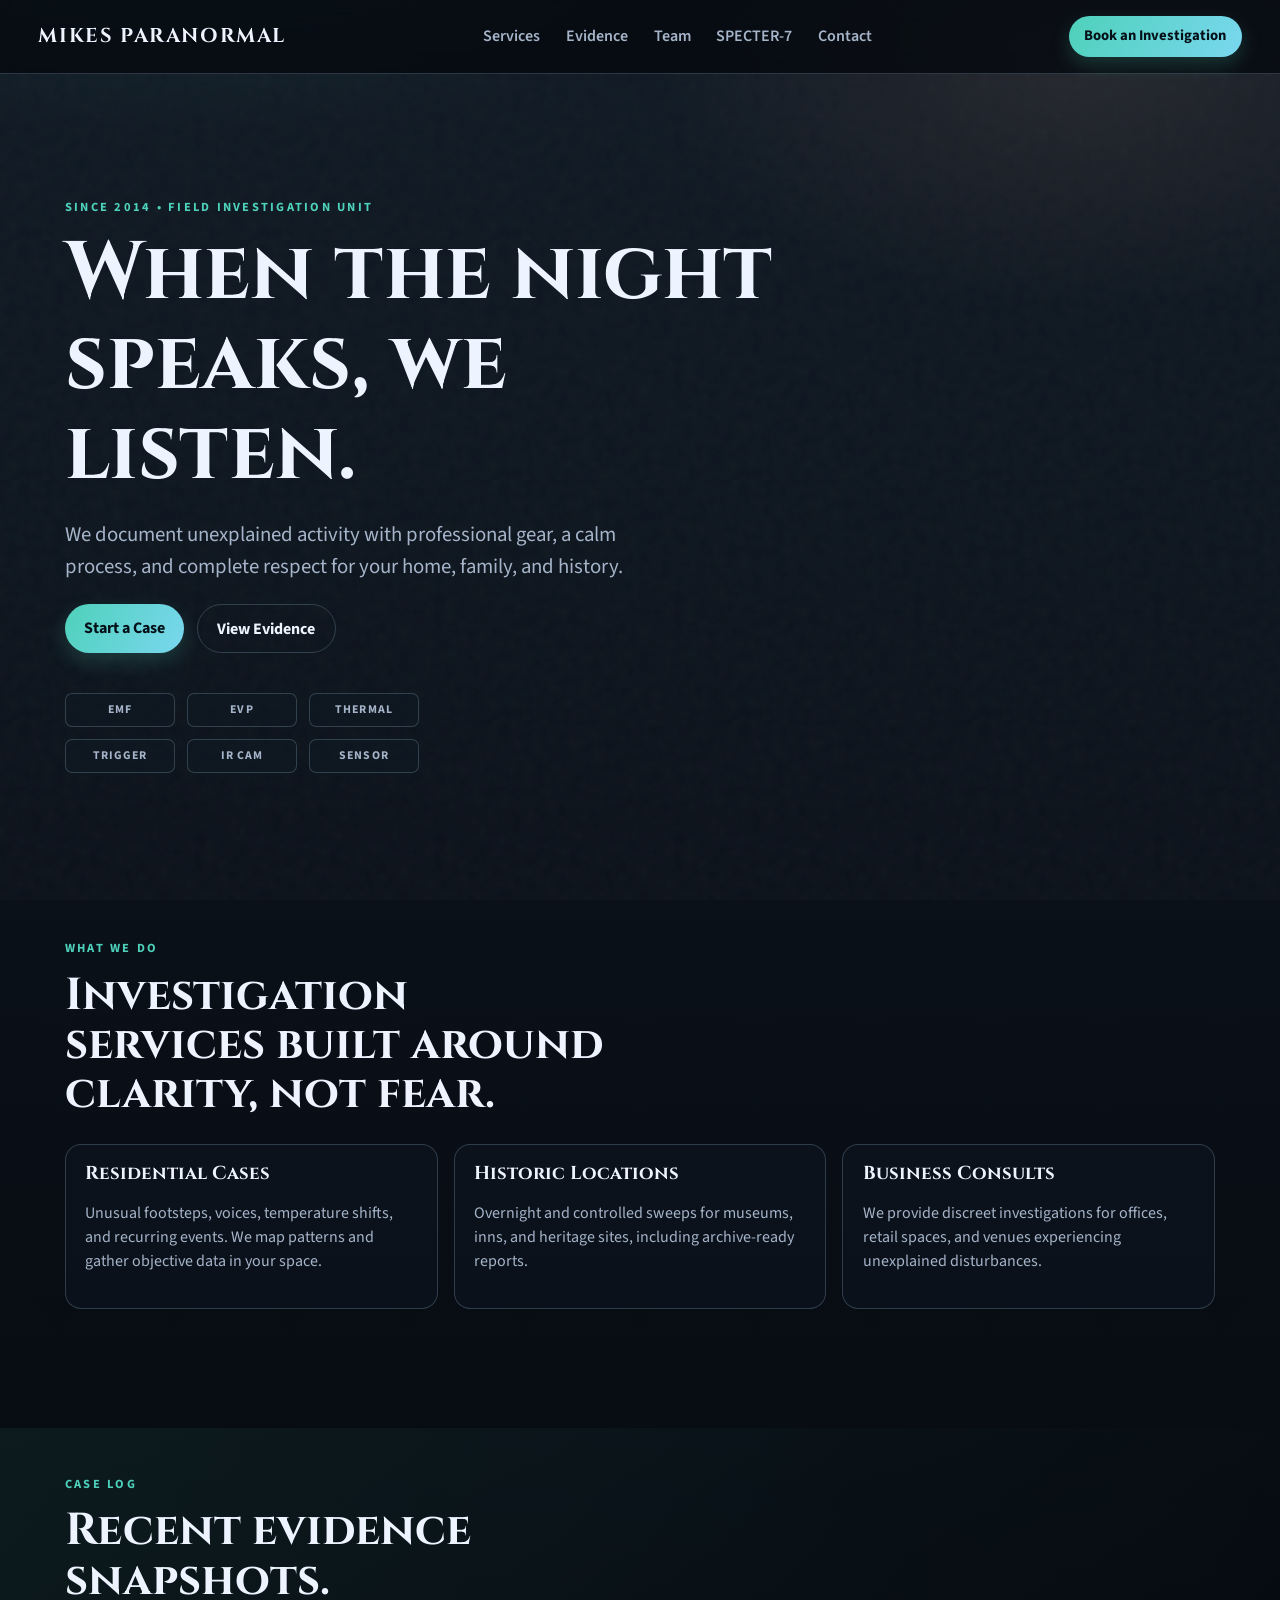
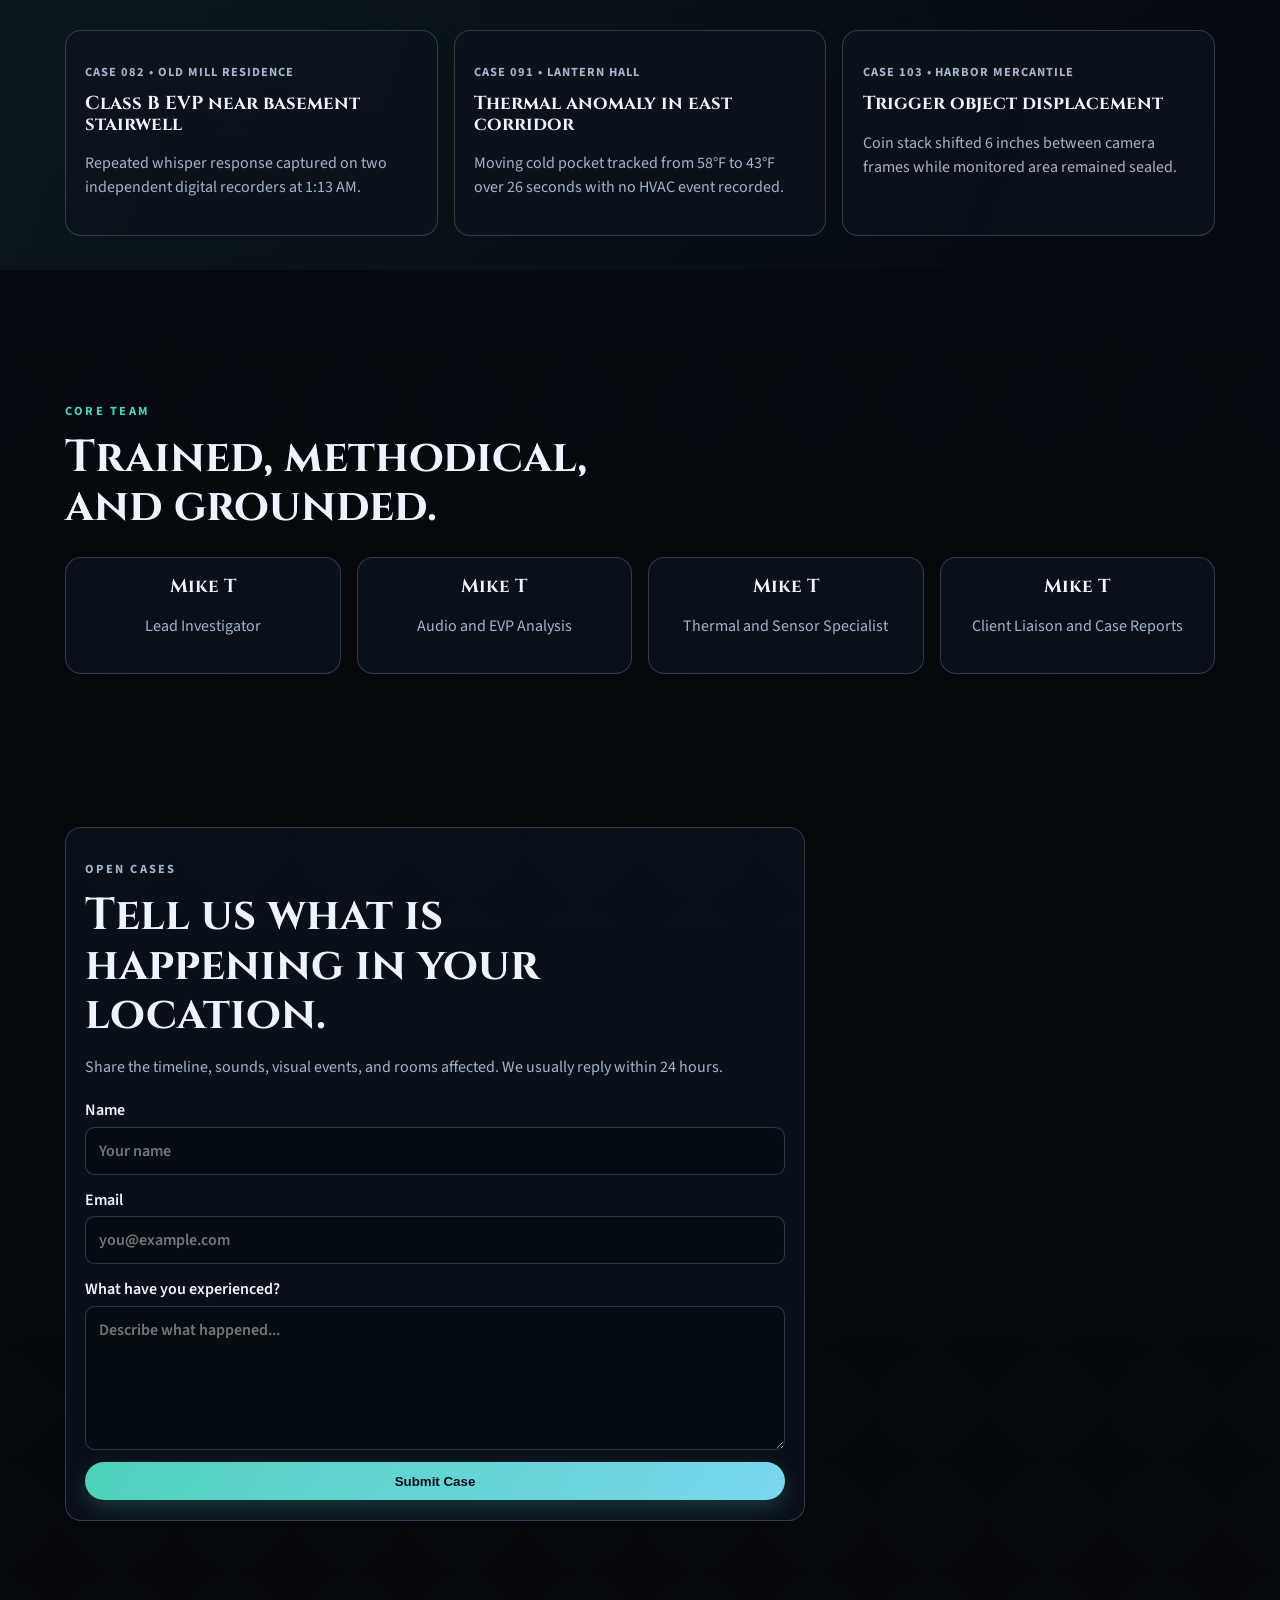
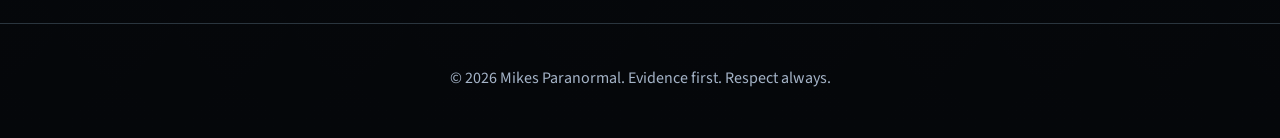
<file: index.html>
<!DOCTYPE html>
<html lang="en">
  <head>
    <meta charset="UTF-8" />
    <meta name="viewport" content="width=device-width, initial-scale=1.0" />
    <title>Mikes Paranormal | Seek What Lingers</title>
    <meta
      name="description"
      content="Mikes Paranormal offers respectful, evidence-focused paranormal investigations for homes, businesses, and historic locations."
    />
    <link rel="preconnect" href="https://fonts.googleapis.com" />
    <link rel="preconnect" href="https://fonts.gstatic.com" crossorigin />
    <link
      href="https://fonts.googleapis.com/css2?family=Cinzel:wght@500;700;900&family=Source+Sans+3:wght@400;600;700&display=swap"
      rel="stylesheet"
    />
    <link rel="stylesheet" href="styles.css" />
  </head>
  <body>
    <div class="mist"></div>
    <header class="site-header">
      <a class="brand" href="#home">Mikes Paranormal</a>
      <nav class="site-nav">
        <a href="#services">Services</a>
        <a href="#evidence">Evidence</a>
        <a href="#team">Team</a>
        <a href="specter7.html">SPECTER-7</a>
        <a href="#contact">Contact</a>
      </nav>
      <a class="btn btn-small" href="#contact">Book an Investigation</a>
    </header>

    <main>
      <section id="home" class="hero section">
        <p class="eyebrow reveal">Since 2014 • Field Investigation Unit</p>
        <h1 class="reveal">When the night speaks, we listen.</h1>
        <p class="hero-copy reveal">
          We document unexplained activity with professional gear, a calm process,
          and complete respect for your home, family, and history.
        </p>
        <div class="hero-actions reveal">
          <a class="btn" href="#contact">Start a Case</a>
          <a class="btn btn-ghost" href="#evidence">View Evidence</a>
        </div>
        <div class="signal-grid reveal" aria-hidden="true">
          <span>EMF</span>
          <span>EVP</span>
          <span>THERMAL</span>
          <span>TRIGGER</span>
          <span>IR CAM</span>
          <span>SENSOR</span>
        </div>
      </section>

      <section id="services" class="section">
        <div class="section-heading reveal">
          <p class="eyebrow">What We Do</p>
          <h2>Investigation services built around clarity, not fear.</h2>
        </div>
        <div class="card-grid">
          <article class="card reveal">
            <h3>Residential Cases</h3>
            <p>
              Unusual footsteps, voices, temperature shifts, and recurring events.
              We map patterns and gather objective data in your space.
            </p>
          </article>
          <article class="card reveal">
            <h3>Historic Locations</h3>
            <p>
              Overnight and controlled sweeps for museums, inns, and heritage sites,
              including archive-ready reports.
            </p>
          </article>
          <article class="card reveal">
            <h3>Business Consults</h3>
            <p>
              We provide discreet investigations for offices, retail spaces, and
              venues experiencing unexplained disturbances.
            </p>
          </article>
        </div>
      </section>

      <section id="evidence" class="section evidence">
        <div class="section-heading reveal">
          <p class="eyebrow">Case Log</p>
          <h2>Recent evidence snapshots.</h2>
        </div>
        <div class="evidence-list">
          <article class="log reveal">
            <p class="log-meta">Case 082 • Old Mill Residence</p>
            <h3>Class B EVP near basement stairwell</h3>
            <p>
              Repeated whisper response captured on two independent digital
              recorders at 1:13 AM.
            </p>
          </article>
          <article class="log reveal">
            <p class="log-meta">Case 091 • Lantern Hall</p>
            <h3>Thermal anomaly in east corridor</h3>
            <p>
              Moving cold pocket tracked from 58°F to 43°F over 26 seconds with
              no HVAC event recorded.
            </p>
          </article>
          <article class="log reveal">
            <p class="log-meta">Case 103 • Harbor Mercantile</p>
            <h3>Trigger object displacement</h3>
            <p>
              Coin stack shifted 6 inches between camera frames while monitored
              area remained sealed.
            </p>
          </article>
        </div>
      </section>

      <section id="team" class="section">
        <div class="section-heading reveal">
          <p class="eyebrow">Core Team</p>
          <h2>Trained, methodical, and grounded.</h2>
        </div>
        <div class="team-grid">
          <article class="member reveal">
            <h3>Mike T</h3>
            <p>Lead Investigator</p>
          </article>
          <article class="member reveal">
            <h3>Mike T</h3>
            <p>Audio and EVP Analysis</p>
          </article>
          <article class="member reveal">
            <h3>Mike T</h3>
            <p>Thermal and Sensor Specialist</p>
          </article>
          <article class="member reveal">
            <h3>Mike T</h3>
            <p>Client Liaison and Case Reports</p>
          </article>
        </div>
      </section>

      <section id="contact" class="section contact">
        <div class="contact-panel reveal">
          <p class="eyebrow">Open Cases</p>
          <h2>Tell us what is happening in your location.</h2>
          <p>
            Share the timeline, sounds, visual events, and rooms affected. We
            usually reply within 24 hours.
          </p>
          <form class="contact-form" action="#" method="post">
            <label>
              Name
              <input type="text" name="name" placeholder="Your name" required />
            </label>
            <label>
              Email
              <input type="email" name="email" placeholder="you@example.com" required />
            </label>
            <label>
              What have you experienced?
              <textarea name="details" rows="5" placeholder="Describe what happened..."></textarea>
            </label>
            <button class="btn" type="submit">Submit Case</button>
          </form>
        </div>
      </section>
    </main>

    <footer class="site-footer">
      <p>© 2026 Mikes Paranormal. Evidence first. Respect always.</p>
    </footer>

    <script src="script.js"></script>
  </body>
</html>
</file>
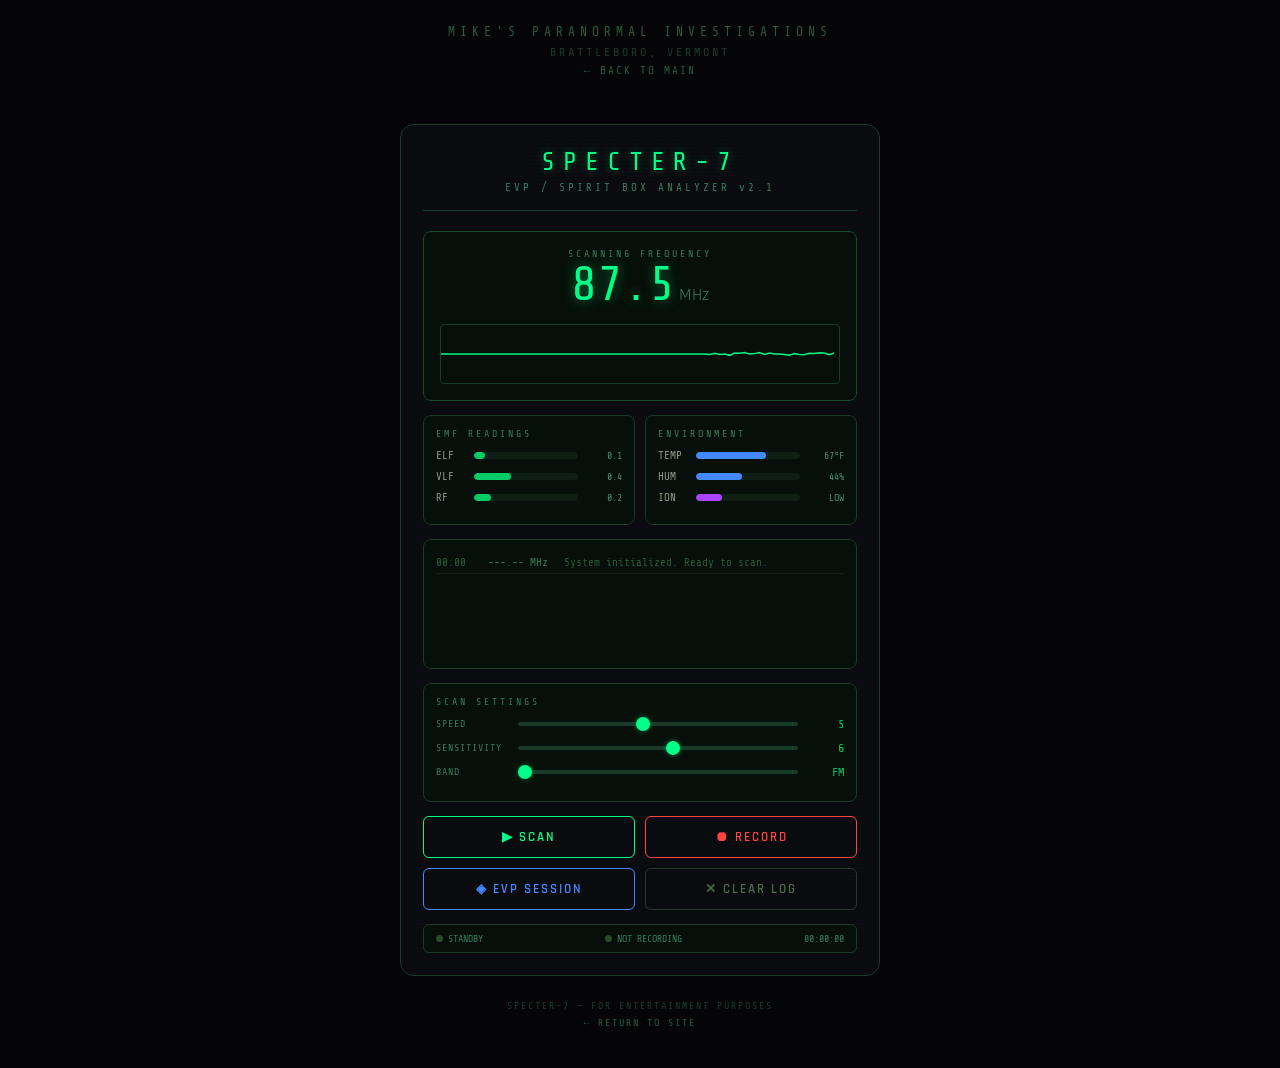
<file: specter7.html>
<!DOCTYPE html>
<html lang="en">
<head>
<meta charset="UTF-8">
<meta name="viewport" content="width=device-width, initial-scale=1.0">
<title>SPECTER-7 | EVP Spirit Box Analyzer</title>
<link rel="preconnect" href="https://fonts.googleapis.com">
<link href="https://fonts.googleapis.com/css2?family=Share+Tech+Mono&family=Rajdhani:wght@400;600&display=swap" rel="stylesheet">
<style>
  *, *::before, *::after { box-sizing: border-box; margin: 0; padding: 0; }

  body {
    background: #050508;
    min-height: 100vh;
    display: flex;
    flex-direction: column;
    align-items: center;
    justify-content: flex-start;
    padding: 24px 16px 40px;
    font-family: 'Rajdhani', sans-serif;
    color: #e0e0e0;
  }

  .site-header {
    text-align: center;
    margin-bottom: 28px;
  }

  .site-title {
    font-family: 'Share Tech Mono', monospace;
    font-size: 13px;
    letter-spacing: 5px;
    color: #2a5a3a;
    margin-bottom: 6px;
  }

  .site-tagline {
    font-size: 12px;
    color: #1a3a2a;
    font-family: 'Share Tech Mono', monospace;
    letter-spacing: 3px;
  }

  .back-link {
    margin-bottom: 16px;
    text-align: center;
  }

  .back-link a {
    font-family: 'Share Tech Mono', monospace;
    font-size: 11px;
    color: #2a5a3a;
    text-decoration: none;
    letter-spacing: 2px;
  }

  .back-link a:hover {
    color: #00ff88;
  }

  .app {
    background: #0a0a0f;
    width: 100%;
    max-width: 480px;
    border-radius: 14px;
    border: 1px solid #1a3a2a;
    padding: 22px;
    position: relative;
    overflow: hidden;
  }

  .scanlines {
    position: absolute; inset: 0;
    background: repeating-linear-gradient(0deg, transparent, transparent 2px, rgba(0,255,100,0.012) 2px, rgba(0,255,100,0.012) 4px);
    pointer-events: none;
    z-index: 0;
    border-radius: 14px;
  }

  .content { position: relative; z-index: 1; }

  .header {
    text-align: center;
    margin-bottom: 20px;
    border-bottom: 1px solid #1a3a2a;
    padding-bottom: 16px;
  }

  .app-title {
    font-family: 'Share Tech Mono', monospace;
    font-size: 26px;
    color: #00ff88;
    letter-spacing: 8px;
    text-shadow: 0 0 10px rgba(0,255,136,0.35);
  }

  .app-sub {
    font-size: 11px;
    color: #3a7a5a;
    letter-spacing: 3px;
    margin-top: 5px;
    font-family: 'Share Tech Mono', monospace;
  }

  .freq-display {
    background: #060f09;
    border: 1px solid #1a4a2a;
    border-radius: 8px;
    padding: 16px;
    margin-bottom: 14px;
    text-align: center;
  }

  .freq-label { font-size: 10px; color: #3a7a5a; letter-spacing: 3px; font-family: 'Share Tech Mono', monospace; }

  .freq-num {
    font-family: 'Share Tech Mono', monospace;
    font-size: 48px;
    color: #00ff88;
    text-shadow: 0 0 14px rgba(0,255,136,0.45);
    line-height: 1.1;
  }

  .freq-unit { font-size: 18px; color: #3a7a5a; margin-left: 4px; }

  .waveform {
    width: 100%;
    height: 60px;
    margin: 12px 0 0;
    border-radius: 4px;
    overflow: hidden;
    background: #060f09;
    border: 1px solid #1a3a2a;
    display: block;
  }

  .bars-grid {
    display: grid;
    grid-template-columns: 1fr 1fr;
    gap: 10px;
    margin-bottom: 14px;
  }

  .panel {
    background: #060f09;
    border: 1px solid #1a3a2a;
    border-radius: 8px;
    padding: 12px;
  }

  .panel-label {
    font-size: 10px;
    color: #3a7a5a;
    letter-spacing: 3px;
    margin-bottom: 10px;
    font-family: 'Share Tech Mono', monospace;
  }

  .meter-row {
    display: flex;
    align-items: center;
    gap: 6px;
    margin-bottom: 8px;
  }

  .meter-name { font-size: 11px; color: #8a9a8a; width: 32px; font-family: 'Share Tech Mono', monospace; }

  .meter-bar {
    flex: 1;
    height: 7px;
    background: #0f1f14;
    border-radius: 4px;
    overflow: hidden;
  }

  .meter-fill {
    height: 100%;
    border-radius: 4px;
    transition: width 0.1s;
  }

  .meter-val { font-size: 10px; color: #4a8a6a; width: 38px; text-align: right; font-family: 'Share Tech Mono', monospace; }

  .evp-log {
    background: #060f09;
    border: 1px solid #1a3a2a;
    border-radius: 8px;
    padding: 12px;
    margin-bottom: 14px;
    height: 130px;
    overflow-y: auto;
  }

  .evp-log::-webkit-scrollbar { width: 4px; }
  .evp-log::-webkit-scrollbar-track { background: #0a0a0f; }
  .evp-log::-webkit-scrollbar-thumb { background: #1a4a2a; border-radius: 2px; }

  .log-entry {
    font-family: 'Share Tech Mono', monospace;
    font-size: 11px;
    padding: 4px 0;
    border-bottom: 1px solid #0f1f14;
    display: flex;
    gap: 8px;
    align-items: baseline;
    flex-wrap: wrap;
  }

  .log-time { color: #2a5a3a; min-width: 44px; }
  .log-freq { color: #3a7a5a; min-width: 68px; }
  .log-msg { color: #00cc66; }
  .log-anomaly { color: #ff6644; }
  .log-normal { color: #2a5a3a; }

  .controls {
    display: grid;
    grid-template-columns: 1fr 1fr;
    gap: 10px;
    margin-bottom: 14px;
  }

  .btn {
    padding: 12px 8px;
    border-radius: 6px;
    border: 1px solid;
    font-family: 'Rajdhani', sans-serif;
    font-size: 13px;
    font-weight: 600;
    letter-spacing: 2px;
    cursor: pointer;
    transition: all 0.15s;
    text-transform: uppercase;
    background: transparent;
  }

  .btn-scan { border-color: #00ff88; color: #00ff88; }
  .btn-scan.active { background: #00ff88; color: #0a0a0f; box-shadow: 0 0 18px rgba(0,255,136,0.3); }
  .btn-record { border-color: #ff4444; color: #ff4444; }
  .btn-record.active { background: #ff4444; color: #fff; box-shadow: 0 0 18px rgba(255,68,68,0.3); }
  .btn-evp { border-color: #4488ff; color: #4488ff; }
  .btn-clear { border-color: #2a3a2a; color: #4a6a4a; }
  .btn:hover { opacity: 0.85; transform: scale(0.98); }

  .settings-panel {
    margin-bottom: 14px;
  }

  .slider-row {
    display: flex;
    align-items: center;
    gap: 10px;
    margin-bottom: 10px;
  }

  .slider-label { font-size: 10px; color: #3a7a5a; width: 72px; letter-spacing: 1px; font-family: 'Share Tech Mono', monospace; }

  input[type=range] {
    flex: 1;
    -webkit-appearance: none;
    height: 4px;
    background: #1a3a2a;
    border-radius: 2px;
    outline: none;
  }

  input[type=range]::-webkit-slider-thumb {
    -webkit-appearance: none;
    width: 14px; height: 14px;
    border-radius: 50%;
    background: #00ff88;
    cursor: pointer;
    box-shadow: 0 0 6px rgba(0,255,136,0.4);
  }

  .slider-val { font-family: 'Share Tech Mono', monospace; font-size: 12px; color: #00cc66; width: 36px; text-align: right; }

  .status-bar {
    display: flex;
    align-items: center;
    justify-content: space-between;
    background: #060f09;
    border: 1px solid #1a3a2a;
    border-radius: 6px;
    padding: 8px 12px;
    font-family: 'Share Tech Mono', monospace;
    font-size: 10px;
    color: #3a7a5a;
    flex-wrap: wrap;
    gap: 6px;
  }

  .status-dot {
    width: 7px; height: 7px;
    border-radius: 50%;
    background: #2a4a2a;
    display: inline-block;
    margin-right: 5px;
  }

  .status-dot.active { background: #00ff88; box-shadow: 0 0 6px rgba(0,255,136,0.5); animation: pulse 1s infinite; }
  .status-dot.recording { background: #ff4444; box-shadow: 0 0 6px rgba(255,68,68,0.5); animation: pulse 0.5s infinite; }

  @keyframes pulse { 0%,100%{opacity:1} 50%{opacity:0.4} }

  .anomaly-alert {
    background: rgba(255,68,68,0.08);
    border: 1px solid rgba(255,68,68,0.3);
    border-radius: 6px;
    padding: 8px 12px;
    font-family: 'Share Tech Mono', monospace;
    font-size: 11px;
    color: #ff6644;
    text-align: center;
    margin-bottom: 12px;
    display: none;
    letter-spacing: 2px;
  }

  .anomaly-alert.show { display: block; animation: flicker 0.3s; }
  @keyframes flicker { 0%{opacity:0} 50%{opacity:1} 75%{opacity:0.5} 100%{opacity:1} }

  .footer {
    margin-top: 24px;
    text-align: center;
    font-family: 'Share Tech Mono', monospace;
    font-size: 10px;
    color: #1a3a2a;
    letter-spacing: 2px;
  }

  .footer a { color: #2a5a3a; text-decoration: none; }
  .footer a:hover { color: #00ff88; }
</style>
</head>
<body>

<div class="site-header">
  <div class="site-title">MIKE'S PARANORMAL INVESTIGATIONS</div>
  <div class="site-tagline">BRATTLEBORO, VERMONT</div>
  <div class="back-link"><a href="index.html">← BACK TO MAIN</a></div>
</div>

<div class="app">
  <div class="scanlines"></div>
  <div class="content">

    <div class="header">
      <div class="app-title">SPECTER-7</div>
      <div class="app-sub">EVP / SPIRIT BOX ANALYZER v2.1</div>
    </div>

    <div class="freq-display">
      <div class="freq-label">SCANNING FREQUENCY</div>
      <div><span class="freq-num" id="freqDisplay">87.5</span><span class="freq-unit">MHz</span></div>
      <canvas class="waveform" id="waveCanvas" height="60"></canvas>
    </div>

    <div id="anomalyAlert" class="anomaly-alert">⚠ ANOMALOUS SIGNAL DETECTED</div>

    <div class="bars-grid">
      <div class="panel">
        <div class="panel-label">EMF READINGS</div>
        <div class="meter-row">
          <span class="meter-name">ELF</span>
          <div class="meter-bar"><div class="meter-fill" id="elfBar" style="width:20%;background:#00cc66"></div></div>
          <span class="meter-val" id="elfVal">0.2</span>
        </div>
        <div class="meter-row">
          <span class="meter-name">VLF</span>
          <div class="meter-bar"><div class="meter-fill" id="vlfBar" style="width:35%;background:#00cc66"></div></div>
          <span class="meter-val" id="vlfVal">0.4</span>
        </div>
        <div class="meter-row">
          <span class="meter-name">RF</span>
          <div class="meter-bar"><div class="meter-fill" id="rfBar" style="width:15%;background:#00cc66"></div></div>
          <span class="meter-val" id="rfVal">0.1</span>
        </div>
      </div>

      <div class="panel">
        <div class="panel-label">ENVIRONMENT</div>
        <div class="meter-row">
          <span class="meter-name">TEMP</span>
          <div class="meter-bar"><div class="meter-fill" id="tempBar" style="width:60%;background:#4488ff"></div></div>
          <span class="meter-val" id="tempVal">68°F</span>
        </div>
        <div class="meter-row">
          <span class="meter-name">HUM</span>
          <div class="meter-bar"><div class="meter-fill" id="humBar" style="width:45%;background:#4488ff"></div></div>
          <span class="meter-val" id="humVal">45%</span>
        </div>
        <div class="meter-row">
          <span class="meter-name">ION</span>
          <div class="meter-bar"><div class="meter-fill" id="ionBar" style="width:25%;background:#aa44ff"></div></div>
          <span class="meter-val" id="ionVal">LOW</span>
        </div>
      </div>
    </div>

    <div class="evp-log" id="evpLog">
      <div class="log-entry">
        <span class="log-time">00:00</span>
        <span class="log-freq">---.-- MHz</span>
        <span class="log-normal">System initialized. Ready to scan.</span>
      </div>
    </div>

    <div class="panel settings-panel">
      <div class="panel-label">SCAN SETTINGS</div>
      <div class="slider-row">
        <span class="slider-label">SPEED</span>
        <input type="range" id="speedSlider" min="1" max="10" value="5" step="1">
        <span class="slider-val" id="speedVal">5</span>
      </div>
      <div class="slider-row">
        <span class="slider-label">SENSITIVITY</span>
        <input type="range" id="sensSlider" min="1" max="10" value="6" step="1">
        <span class="slider-val" id="sensVal">6</span>
      </div>
      <div class="slider-row">
        <span class="slider-label">BAND</span>
        <input type="range" id="rangeSlider" min="0" max="1" value="0" step="1">
        <span class="slider-val" id="rangeVal">FM</span>
      </div>
    </div>

    <div class="controls">
      <button class="btn btn-scan" id="scanBtn" onclick="toggleScan()">▶ SCAN</button>
      <button class="btn btn-record" id="recordBtn" onclick="toggleRecord()">⏺ RECORD</button>
      <button class="btn btn-evp" onclick="triggerEVP()">◈ EVP SESSION</button>
      <button class="btn btn-clear" onclick="clearLog()">✕ CLEAR LOG</button>
    </div>

    <div class="status-bar">
      <div><span class="status-dot" id="scanDot"></span><span id="scanStatus">STANDBY</span></div>
      <div><span class="status-dot" id="recDot"></span><span id="recStatus">NOT RECORDING</span></div>
      <div id="sessionTime">00:00:00</div>
    </div>

  </div>
</div>

<div class="footer">
  <p>SPECTER-7 &mdash; FOR ENTERTAINMENT PURPOSES</p>
  <p style="margin-top:6px;"><a href="index.html">← RETURN TO SITE</a></p>
</div>

<script>
let scanning = false, recording = false;
let freq = 87.5;
let scanInterval, clockInterval;

const evpPhrases = [
  "help me","leave now","cold","behind you","don't go","listen","yes","no","here","watching",
  "go away","1887","asylum","tower","death","help","stay","dark","find","name","trapped","alone",
  "Williams","retreat","soldier","Eunice","tell them","can you hear","basement","mirror","run",
  "Brattleboro","cemetery","unknown","1834","cold spot","who's there","don't leave"
];

const anomalyMessages = [
  "FREQUENCY SPIKE — possible EVP window",
  "EMF SURGE DETECTED at current frequency",
  "TEMPERATURE DROP — 4.2°F in 3 seconds",
  "UNEXPLAINED AUDIO ARTIFACT captured",
  "SIGNAL COHERENCE ANOMALY detected",
  "CLASS-A EVP CANDIDATE — review recording"
];

function fmt2(n){ return String(n).padStart(2,'0'); }
function getTime(){ const n=new Date(); return fmt2(n.getMinutes())+':'+fmt2(n.getSeconds()); }

function addLog(msg, type='normal'){
  const log = document.getElementById('evpLog');
  const entry = document.createElement('div');
  entry.className = 'log-entry';
  const freqStr = scanning ? freq.toFixed(1)+' MHz' : '---.-- MHz';
  entry.innerHTML = `<span class="log-time">${getTime()}</span><span class="log-freq">${freqStr}</span><span class="log-${type}">${msg}</span>`;
  log.appendChild(entry);
  log.scrollTop = log.scrollHeight;
}

function toggleScan(){
  scanning = !scanning;
  const btn = document.getElementById('scanBtn');
  const dot = document.getElementById('scanDot');
  const status = document.getElementById('scanStatus');
  if(scanning){
    btn.textContent = '⏹ STOP'; btn.classList.add('active');
    dot.classList.add('active'); status.textContent = 'SCANNING';
    addLog('Scan initiated — sweep mode active','msg');
    startScan();
  } else {
    btn.textContent = '▶ SCAN'; btn.classList.remove('active');
    dot.classList.remove('active'); status.textContent = 'STANDBY';
    addLog('Scan stopped');
    clearInterval(scanInterval);
  }
}

function startScan(){
  clearInterval(scanInterval);
  const speed = parseInt(document.getElementById('speedSlider').value);
  const isAM = document.getElementById('rangeSlider').value === '1';
  scanInterval = setInterval(()=>{
    if(isAM){ freq += (Math.random()-0.3)*20; freq = Math.max(530,Math.min(1700,freq)); }
    else { freq += (Math.random()>0.5?0.1:-0.1)*(Math.random()*2); freq = Math.max(87.5,Math.min(108.0,freq)); }
    document.getElementById('freqDisplay').textContent = isAM ? Math.round(freq) : freq.toFixed(1);
    const sens = parseInt(document.getElementById('sensSlider').value);
    if(Math.random() < 0.03*(sens/5)) triggerAnomaly();
  }, Math.max(50, 600-speed*55));
}

function triggerAnomaly(){
  const alert = document.getElementById('anomalyAlert');
  const msg = anomalyMessages[Math.floor(Math.random()*anomalyMessages.length)];
  alert.textContent = '⚠ '+msg;
  alert.classList.add('show');
  addLog(msg,'anomaly');
  setTimeout(()=> alert.classList.remove('show'), 3000);
  if(Math.random()<0.4){
    const phrase = evpPhrases[Math.floor(Math.random()*evpPhrases.length)];
    setTimeout(()=> addLog('"'+phrase.toUpperCase()+'" — possible EVP fragment','anomaly'), 800);
  }
}

function toggleRecord(){
  recording = !recording;
  const btn = document.getElementById('recordBtn');
  const dot = document.getElementById('recDot');
  const status = document.getElementById('recStatus');
  if(recording){
    btn.textContent = '⏹ STOP REC'; btn.classList.add('active');
    dot.classList.add('recording'); status.textContent = 'RECORDING';
    addLog('Recording started — EVP capture active','msg');
    const t0 = Date.now();
    clockInterval = setInterval(()=>{
      const s = Math.floor((Date.now()-t0)/1000);
      document.getElementById('sessionTime').textContent = fmt2(Math.floor(s/3600))+':'+fmt2(Math.floor((s%3600)/60))+':'+fmt2(s%60);
    },1000);
  } else {
    btn.textContent = '⏺ RECORD'; btn.classList.remove('active');
    dot.classList.remove('recording'); status.textContent = 'SAVED';
    addLog('Recording saved');
    clearInterval(clockInterval);
  }
}

function triggerEVP(){
  if(!scanning){ addLog('Start scan first to run EVP session','anomaly'); return; }
  addLog('EVP session started — 30 second window','msg');
  let count = 0;
  const evpTimer = setInterval(()=>{
    count++;
    const phrase = evpPhrases[Math.floor(Math.random()*evpPhrases.length)];
    if(Math.random()<0.6) addLog('"'+phrase.toUpperCase()+'" — fragment detected','anomaly');
    else addLog('Listening... no signal at '+freq.toFixed(1)+' MHz');
    if(count>=6){ clearInterval(evpTimer); addLog('EVP session complete','msg'); }
  }, 5000);
}

function clearLog(){
  document.getElementById('evpLog').innerHTML = '<div class="log-entry"><span class="log-time">--:--</span><span class="log-freq">---.--</span><span class="log-normal">Log cleared.</span></div>';
}

setInterval(()=>{
  const sens = parseInt(document.getElementById('sensSlider').value)/10;
  const spike = scanning && Math.random()<0.15 ? Math.random()*0.8 : 0;
  const elf = Math.min(1, 0.1+Math.random()*0.3*sens+spike*0.5);
  const vlf = Math.min(1, 0.2+Math.random()*0.4*sens+spike*0.3);
  const rf  = Math.min(1, 0.05+Math.random()*0.2*sens+spike*0.7);
  document.getElementById('elfBar').style.width = (elf*100).toFixed(0)+'%';
  document.getElementById('vlfBar').style.width = (vlf*100).toFixed(0)+'%';
  document.getElementById('rfBar').style.width  = (rf*100).toFixed(0)+'%';
  const emfColor = spike > 0.3 ? '#ff6644' : '#00cc66';
  ['elfBar','vlfBar','rfBar'].forEach(id=> document.getElementById(id).style.background = emfColor);
  document.getElementById('elfVal').textContent = elf.toFixed(1);
  document.getElementById('vlfVal').textContent = vlf.toFixed(1);
  document.getElementById('rfVal').textContent  = rf.toFixed(1);
  const temp = 68 + (spike>0.4?-Math.round(spike*8):0) + Math.round((Math.random()-0.5)*2);
  const hum = 45 + Math.round((Math.random()-0.5)*6);
  const ion = vlf>0.7?'HIGH':vlf>0.4?'MED':'LOW';
  document.getElementById('tempBar').style.width = Math.max(10,Math.min(100,temp)).toFixed(0)+'%';
  document.getElementById('humBar').style.width = hum+'%';
  document.getElementById('ionBar').style.width = (ion==='HIGH'?80:ion==='MED'?50:25)+'%';
  document.getElementById('tempVal').textContent = temp+'°F';
  document.getElementById('humVal').textContent = hum+'%';
  document.getElementById('ionVal').textContent = ion;
  document.getElementById('tempBar').style.background = temp < 64 ? '#ff6644' : '#4488ff';
}, 300);

const canvas = document.getElementById('waveCanvas');
const ctx = canvas.getContext('2d');
const wavePoints = new Array(80).fill(30);

function resizeCanvas(){
  canvas.width = canvas.offsetWidth;
}
resizeCanvas();
window.addEventListener('resize', resizeCanvas);

setInterval(()=>{
  ctx.clearRect(0,0,canvas.width,canvas.height);
  ctx.strokeStyle = '#00ff88';
  ctx.lineWidth = 1.5;
  wavePoints.shift();
  wavePoints.push(scanning ? 30+(Math.random()-0.5)*40+Math.sin(Date.now()/200)*10 : 30+(Math.random()-0.5)*3);
  ctx.beginPath();
  wavePoints.forEach((y,i)=>{
    const x = (i/wavePoints.length)*canvas.width;
    i===0 ? ctx.moveTo(x,y) : ctx.lineTo(x,y);
  });
  ctx.stroke();
}, 50);

document.getElementById('speedSlider').oninput = function(){
  document.getElementById('speedVal').textContent = this.value;
  if(scanning) startScan();
};
document.getElementById('sensSlider').oninput = function(){ document.getElementById('sensVal').textContent = this.value; };
document.getElementById('rangeSlider').oninput = function(){
  const isAM = this.value === '1';
  document.getElementById('rangeVal').textContent = isAM ? 'AM' : 'FM';
  freq = isAM ? 1000 : 87.5;
  if(scanning) startScan();
};
</script>
</body>
</html>
</file>
<file: styles.css>
:root {
  --bg-night: #06090f;
  --bg-steel: #0f1924;
  --fog: #89a6c4;
  --ink: #eef4ff;
  --muted: #a5b4c8;
  --signal: #4ed1ba;
  --signal-dim: #2f8b8f;
  --card: rgba(12, 20, 30, 0.78);
  --line: rgba(142, 171, 199, 0.28);
  --danger: #d79a7e;
}

* {
  box-sizing: border-box;
}

html,
body {
  margin: 0;
  padding: 0;
}

body {
  font-family: "Source Sans 3", sans-serif;
  color: var(--ink);
  background:
    radial-gradient(1200px 600px at 15% -5%, rgba(78, 209, 186, 0.12), transparent 50%),
    radial-gradient(900px 500px at 85% 2%, rgba(215, 154, 126, 0.11), transparent 48%),
    linear-gradient(180deg, var(--bg-steel) 0%, var(--bg-night) 52%, #05070a 100%);
  min-height: 100vh;
  line-height: 1.5;
  overflow-x: hidden;
}

.mist {
  position: fixed;
  inset: 0;
  pointer-events: none;
  background: url("data:image/svg+xml,%3Csvg xmlns='http://www.w3.org/2000/svg' width='240' height='240' viewBox='0 0 24 24'%3E%3Cfilter id='n'%3E%3CfeTurbulence type='fractalNoise' baseFrequency='0.85' numOctaves='3' stitchTiles='stitch'/%3E%3C/filter%3E%3Crect width='24' height='24' filter='url(%23n)' opacity='.05'/%3E%3C/svg%3E");
  mix-blend-mode: screen;
  animation: drift 24s linear infinite;
  opacity: 0.65;
  z-index: -1;
}

@keyframes drift {
  from {
    transform: translate3d(0, 0, 0);
  }
  to {
    transform: translate3d(-120px, -90px, 0);
  }
}

.site-header {
  position: sticky;
  top: 0;
  z-index: 40;
  display: grid;
  grid-template-columns: auto 1fr auto;
  align-items: center;
  gap: 1.2rem;
  padding: 1rem clamp(1rem, 3vw, 3rem);
  border-bottom: 1px solid var(--line);
  background: rgba(5, 8, 13, 0.78);
  backdrop-filter: blur(10px);
}

.brand {
  font-family: "Cinzel", serif;
  font-size: clamp(1rem, 2vw, 1.25rem);
  letter-spacing: 0.08em;
  text-transform: uppercase;
  font-weight: 700;
  color: var(--ink);
  text-decoration: none;
}

.site-nav {
  display: flex;
  justify-content: center;
  gap: clamp(0.8rem, 2vw, 1.8rem);
  flex-wrap: wrap;
}

.site-nav a {
  color: var(--muted);
  text-decoration: none;
  font-weight: 600;
}

.site-nav a:hover,
.site-nav a:focus-visible {
  color: var(--signal);
}

.section {
  width: min(1150px, 92vw);
  margin: 0 auto;
  padding: clamp(3rem, 6vw, 5.5rem) 0;
}

.hero {
  padding-top: clamp(4rem, 10vw, 7rem);
}

.eyebrow {
  text-transform: uppercase;
  letter-spacing: 0.18em;
  color: var(--signal);
  font-size: 0.78rem;
  font-weight: 700;
}

h1,
h2,
h3 {
  font-family: "Cinzel", serif;
  margin: 0;
  line-height: 1.1;
}

h1 {
  font-size: clamp(2.1rem, 8vw, 5.1rem);
  max-width: 14ch;
  margin-top: 0.7rem;
}

h2 {
  font-size: clamp(1.45rem, 4vw, 2.8rem);
  margin-top: 0.6rem;
  max-width: 19ch;
}

.hero-copy {
  font-size: clamp(1rem, 2.2vw, 1.3rem);
  color: var(--muted);
  max-width: 60ch;
}

.hero-actions {
  display: flex;
  gap: 0.8rem;
  flex-wrap: wrap;
  margin-top: 1.4rem;
}

.btn {
  border: 0;
  border-radius: 999px;
  padding: 0.72rem 1.2rem;
  text-decoration: none;
  color: #041017;
  background: linear-gradient(120deg, var(--signal), #7ad7ef);
  font-weight: 700;
  cursor: pointer;
  box-shadow: 0 8px 20px rgba(78, 209, 186, 0.2);
  transition: transform 0.24s ease, box-shadow 0.24s ease;
}

.btn:hover,
.btn:focus-visible {
  transform: translateY(-2px);
  box-shadow: 0 14px 30px rgba(78, 209, 186, 0.28);
}

.btn-small {
  padding: 0.58rem 0.95rem;
  font-size: 0.92rem;
}

.btn-ghost {
  color: var(--ink);
  background: transparent;
  border: 1px solid var(--line);
  box-shadow: none;
}

.signal-grid {
  margin-top: 2.5rem;
  display: grid;
  grid-template-columns: repeat(3, minmax(70px, 110px));
  gap: 0.75rem;
}

.signal-grid span {
  border: 1px solid var(--line);
  border-radius: 0.45rem;
  font-size: 0.74rem;
  font-weight: 700;
  letter-spacing: 0.09em;
  color: var(--muted);
  text-align: center;
  padding: 0.45rem 0.3rem;
  background: rgba(15, 25, 36, 0.6);
}

.section-heading {
  margin-bottom: 1.6rem;
}

.card-grid,
.team-grid,
.evidence-list {
  display: grid;
  grid-template-columns: repeat(12, 1fr);
  gap: 1rem;
}

.card,
.member,
.log,
.contact-panel {
  border: 1px solid var(--line);
  border-radius: 1rem;
  padding: 1.2rem;
  background: var(--card);
}

.card {
  grid-column: span 4;
}

.card p,
.log p,
.contact-panel p,
.member p {
  color: var(--muted);
}

.evidence {
  position: relative;
}

.evidence::before {
  content: "";
  position: absolute;
  left: -8vw;
  right: -8vw;
  top: 8%;
  bottom: 8%;
  background: linear-gradient(110deg, rgba(78, 209, 186, 0.08), rgba(6, 9, 15, 0));
  z-index: -1;
}

.log {
  grid-column: span 4;
}

.log-meta {
  color: var(--danger);
  text-transform: uppercase;
  letter-spacing: 0.08em;
  font-weight: 700;
  font-size: 0.78rem;
}

.member {
  grid-column: span 3;
  text-align: center;
}

.contact {
  padding-bottom: clamp(4rem, 8vw, 7rem);
}

.contact-panel {
  max-width: 740px;
}

.contact-form {
  margin-top: 1.2rem;
  display: grid;
  gap: 0.8rem;
}

.contact-form label {
  display: grid;
  gap: 0.3rem;
  font-weight: 600;
}

input,
textarea {
  width: 100%;
  border-radius: 0.6rem;
  border: 1px solid var(--line);
  background: rgba(7, 13, 20, 0.82);
  color: var(--ink);
  padding: 0.68rem 0.78rem;
  font: inherit;
}

input:focus,
textarea:focus {
  outline: 2px solid rgba(78, 209, 186, 0.4);
  border-color: rgba(78, 209, 186, 0.7);
}

.site-footer {
  border-top: 1px solid var(--line);
  text-align: center;
  color: var(--muted);
  padding: 1.6rem 1rem 2rem;
}

.reveal {
  opacity: 0;
  transform: translateY(24px);
  transition: opacity 0.6s ease, transform 0.6s ease;
}

.reveal.visible {
  opacity: 1;
  transform: translateY(0);
}

@media (max-width: 1000px) {
  .site-header {
    grid-template-columns: 1fr;
    justify-items: center;
    gap: 0.8rem;
  }

  .card,
  .log {
    grid-column: span 6;
  }

  .member {
    grid-column: span 6;
  }
}

@media (max-width: 680px) {
  .section {
    width: min(92vw, 580px);
  }

  .card,
  .log,
  .member {
    grid-column: span 12;
  }

  .signal-grid {
    grid-template-columns: repeat(2, minmax(70px, 1fr));
    max-width: 280px;
  }
}
</file>
